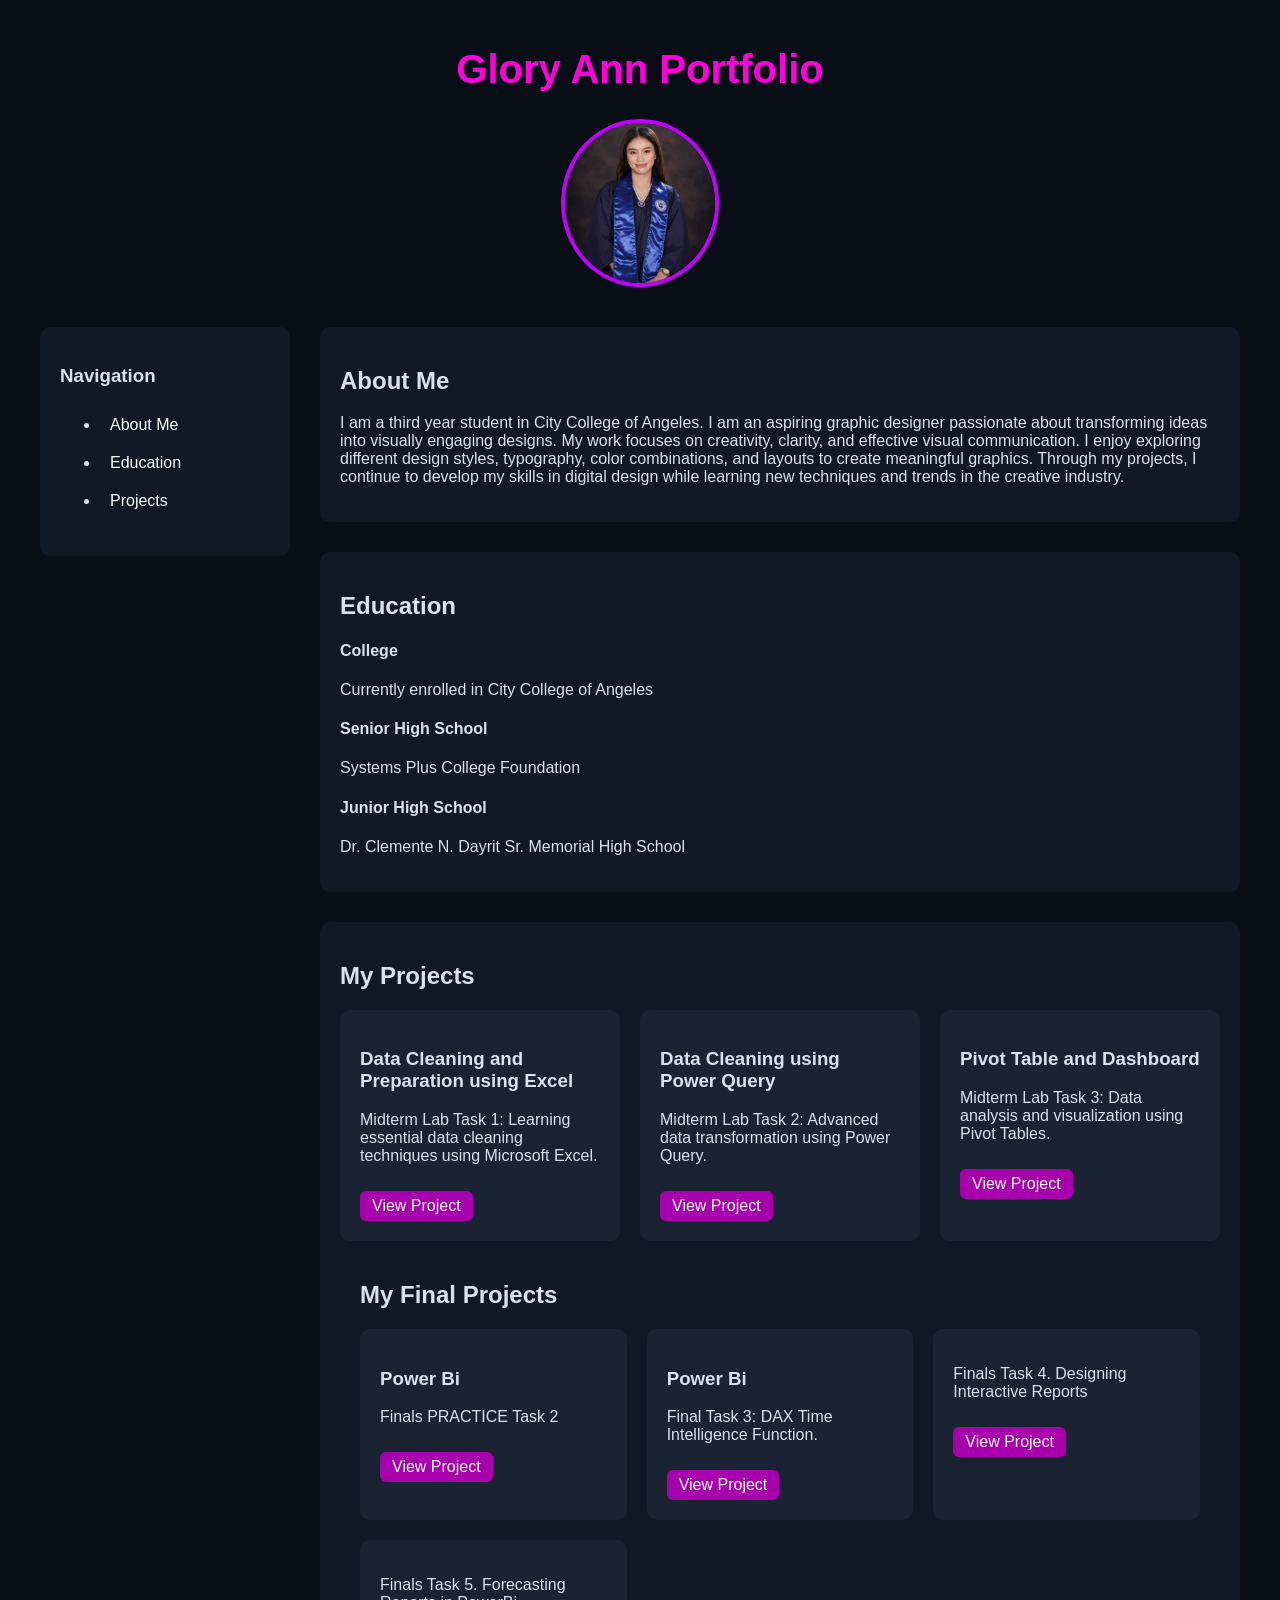
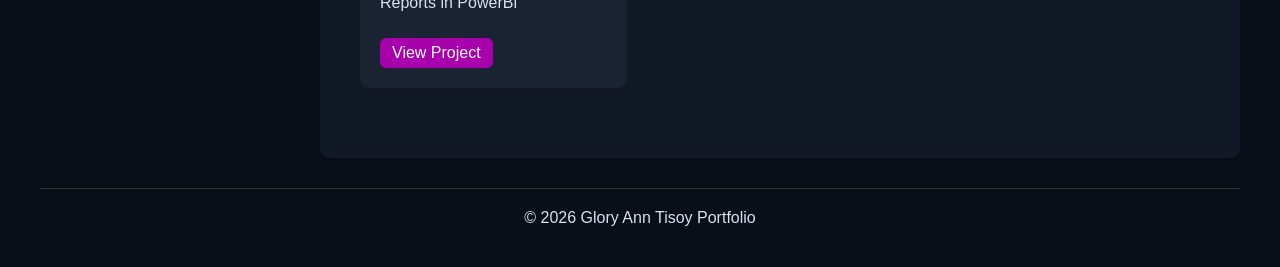
<file: index.html>
<!DOCTYPE html>
<html lang="en">

<head>
<meta charset="UTF-8">
<meta name="viewport" content="width=device-width, initial-scale=1.0">
<title>Gatisoy Portfolio | Data analysis </title>

<link rel="stylesheet" href="css.css">


</head>

<body>


<div class="container">

<header>

<h1 class="header-title">Glory Ann Portfolio</h1>

<img src="tisoy.jpg" alt="Profile Picture" class="profile-img">

<div id="imgModal" class="modal">
<span class="close">&times;</span>
<img class="modal-content" id="zoomedImg">
</div>


</header>

<div class="main-content">

<aside class="sidebar">

<div class="nav-card">

<h3>Navigation</h3>

<ul class="nav-list">

<li>
<a href="#about" class="nav-link active">About Me</a>
</li>

<li>
<a href="#education" class="nav-link">Education</a>
</li>

<li>
<a href="#projects" class="nav-link">Projects</a>
</li>

</ul>

</div>

</aside>

<main>

<section id="about" class="card">

<h2>About Me</h2>

<p>
I am a third year student in City College of Angeles. 
I am an aspiring graphic designer passionate about transforming ideas into visually engaging designs. 
My work focuses on creativity, clarity, and effective visual communication. 
I enjoy exploring different design styles, typography, color combinations, and layouts to create meaningful graphics. 
Through my projects, I continue to develop my skills in digital design while learning new techniques and trends in the creative industry.
</p>

</section>


<section id="education" class="card">

<h2>Education</h2>

<div class="education-item">
<h4>College</h4>
<p>Currently enrolled in City College of Angeles</p>
</div>

<div class="education-item">
<h4>Senior High School</h4>
<p>Systems Plus College Foundation </p>
</div>

<div class="education-item">
<h4>Junior High School</h4>
<p>Dr. Clemente N. Dayrit Sr. Memorial High School</p>
</div>

</section>


<section id="projects" class="card">

<h2>My Projects</h2>

<div class="project-grid">

<div class="project-card">

<h3>Data Cleaning and Preparation using Excel</h3>

<p>
Midterm Lab Task 1: Learning essential data cleaning techniques using Microsoft Excel.
</p>

<a href="task1.html" target="_blank">
View Project
</a>

</div>


<div class="project-card">

<h3>Data Cleaning using Power Query</h3>

<p>
Midterm Lab Task 2: Advanced data transformation using Power Query.
</p>

<a href="task2.html" target="_blank">
View Project
</a>

</div>


<div class="project-card">

<h3>Pivot Table and Dashboard</h3>

<p>
Midterm Lab Task 3: Data analysis and visualization using Pivot Tables.
</p>

<a href="task3.html" target="_blank">
View Project
</a>







</div>

</div>




<section id="projects" class="card">

<h2>My Final Projects</h2>

<div class="project-grid">



    <div class="project-card">

<h3>Power Bi</h3>

<p>
Finals PRACTICE Task 2

</p>

<a href="final task 1.html" target="_blank">
View Project
</a>

</div>


<div class="project-card">

<h3>Power Bi</h3>

<p>
Final Task 3: DAX Time Intelligence Function.
</p>

<a href="final task 3.html" target="_blank">
View Project
</a>

</div>


<div class="project-card">


<p>
Finals Task 4. Designing Interactive Reports
</p>

<a href="final task 4.html" target="_blank">
View Project
</a>
</div>

<div class="project-card">


<p>
Finals Task 5. Forecasting Reports in PowerBi
</p>

<a href="final task 5.html" target="_blank">
View Project
</a>

</div>


</section>

</main>


</div>

<footer class="footer">
© 2026 Glory Ann Tisoy Portfolio 
</footer>

</div>

<script src="java.js"></script>

</body>
</html>
</file>
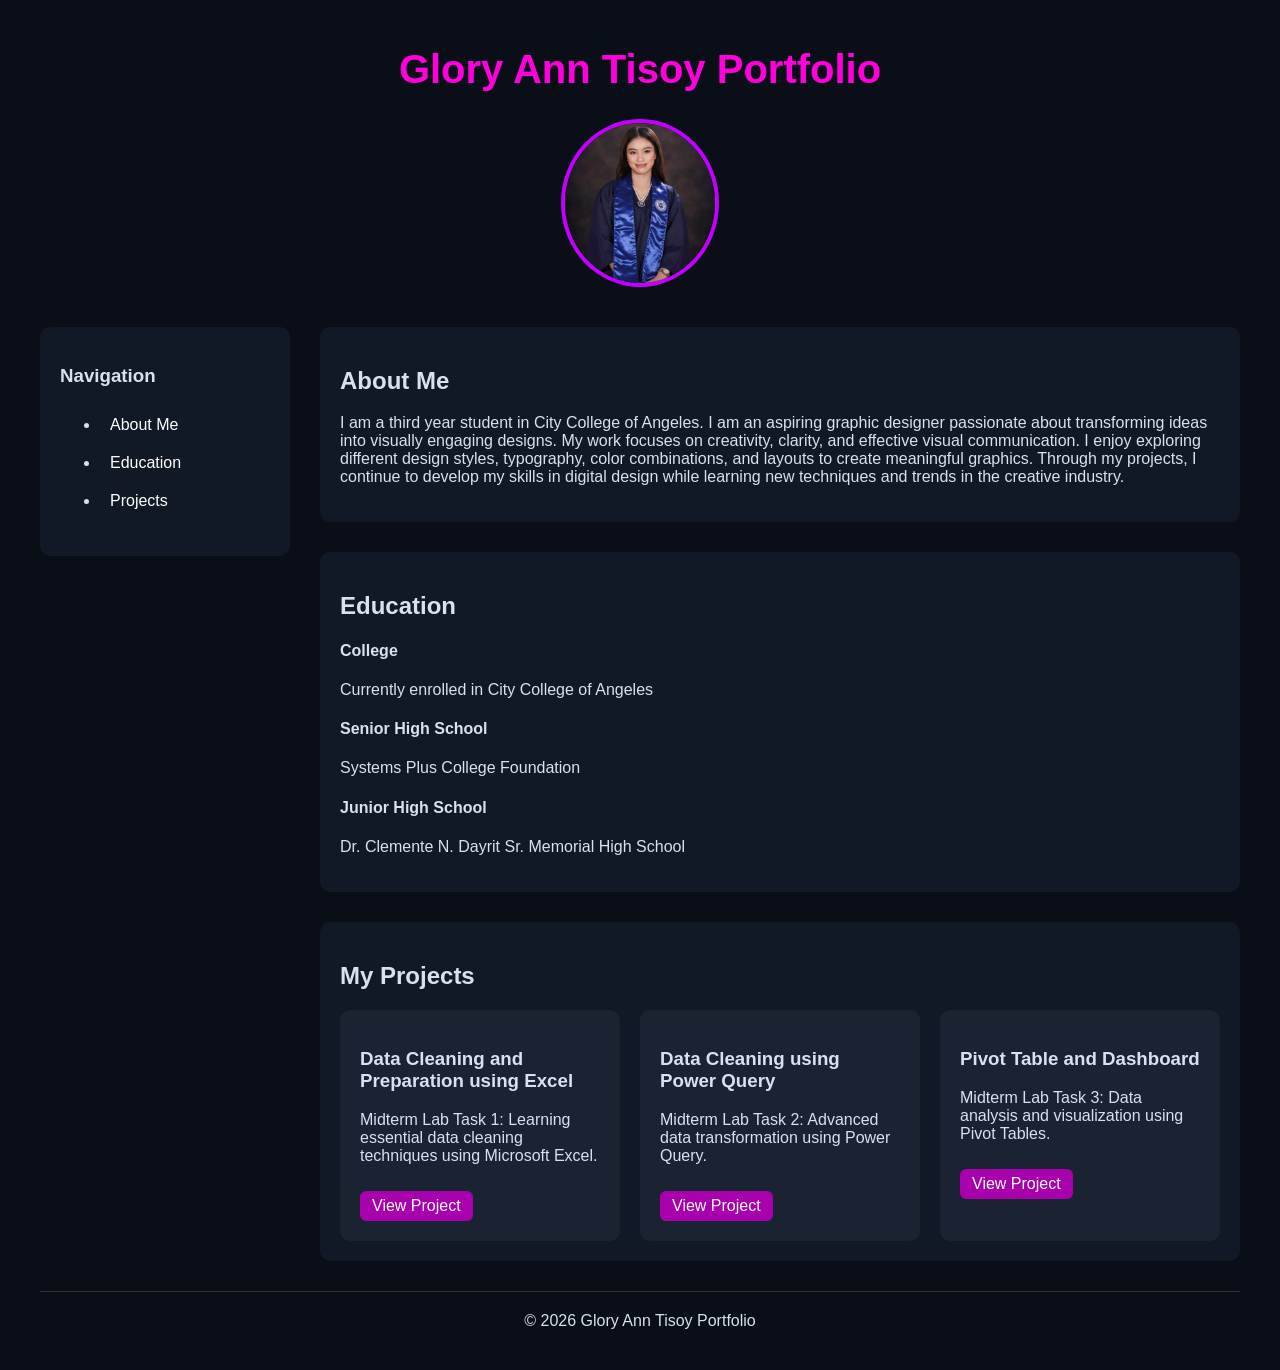
<file: main.html>
<!DOCTYPE html>
<html lang="en">

<head>
<meta charset="UTF-8">
<meta name="viewport" content="width=device-width, initial-scale=1.0">
<title>Glory Ann Tisoy Portfolio | Data analysis </title>

<link rel="stylesheet" href="css.css">


</head>

<body>


<div class="container">

<header>

<h1 class="header-title">Glory Ann Tisoy Portfolio</h1>

<img src="tisoy.jpg" alt="Profile Picture" class="profile-img">

<div id="imgModal" class="modal">
<span class="close">&times;</span>
<img class="modal-content" id="zoomedImg">
</div>


</header>

<div class="main-content">

<aside class="sidebar">

<div class="nav-card">

<h3>Navigation</h3>

<ul class="nav-list">

<li>
<a href="#about" class="nav-link active">About Me</a>
</li>

<li>
<a href="#education" class="nav-link">Education</a>
</li>

<li>
<a href="#projects" class="nav-link">Projects</a>
</li>

</ul>

</div>

</aside>

<main>

<section id="about" class="card">

<h2>About Me</h2>

<p>
I am a third year student in City College of Angeles. 
I am an aspiring graphic designer passionate about transforming ideas into visually engaging designs. 
My work focuses on creativity, clarity, and effective visual communication. 
I enjoy exploring different design styles, typography, color combinations, and layouts to create meaningful graphics. 
Through my projects, I continue to develop my skills in digital design while learning new techniques and trends in the creative industry.
</p>

</section>


<section id="education" class="card">

<h2>Education</h2>

<div class="education-item">
<h4>College</h4>
<p>Currently enrolled in City College of Angeles</p>
</div>

<div class="education-item">
<h4>Senior High School</h4>
<p>Systems Plus College Foundation </p>
</div>

<div class="education-item">
<h4>Junior High School</h4>
<p>Dr. Clemente N. Dayrit Sr. Memorial High School</p>
</div>

</section>


<section id="projects" class="card">

<h2>My Projects</h2>

<div class="project-grid">

<div class="project-card">

<h3>Data Cleaning and Preparation using Excel</h3>

<p>
Midterm Lab Task 1: Learning essential data cleaning techniques using Microsoft Excel.
</p>

<a href="task1.html" target="_blank">
View Project
</a>

</div>


<div class="project-card">

<h3>Data Cleaning using Power Query</h3>

<p>
Midterm Lab Task 2: Advanced data transformation using Power Query.
</p>

<a href="task2.html" target="_blank">
View Project
</a>

</div>


<div class="project-card">

<h3>Pivot Table and Dashboard</h3>

<p>
Midterm Lab Task 3: Data analysis and visualization using Pivot Tables.
</p>

<a href="task3.html" target="_blank">
View Project
</a>

</div>

</div>

</section>

</main>

</div>

<footer class="footer">
© 2026 Glory Ann Tisoy Portfolio 
</footer>

</div>

<script src="java.js"></script>

</body>
</html>
</file>
<file: css.css>
body{
font-family:Arial;
background:#0a0e17;
color:#d8e1ef;
margin:0;
}

.container{
max-width:1200px;
margin:auto;
padding:20px;
}

header{
text-align:center;
margin-bottom:40px;
}

.header-title{
font-size:40px;
color:#ff00dd;
}

.main-content{
display:grid;
grid-template-columns:250px 1fr;
gap:30px;
}

.sidebar{
position:sticky;
top:20px;
}

.nav-card{
background:#121926;
padding:20px;
border-radius:10px;
}

.nav-link{
display:block;
padding:10px;
text-decoration:none;
color:white;
}

.nav-link:hover{
background:#ff3bf5;
}

.card{
background:#121926;
padding:20px;
border-radius:10px;
margin-bottom:30px;
}

.project-grid{
display:grid;
grid-template-columns:repeat(auto-fit,minmax(250px,1fr));
gap:20px;
}

.project-card{
background:#192332;
padding:20px;
border-radius:10px;
}

.project-card a{
display:inline-block;
margin-top:10px;
color:white;
background:#a800ad;
padding:6px 12px;
text-decoration:none;
border-radius:6px;
}

.footer{
text-align:center;
padding:20px;
border-top:1px solid #333;
}


header{
text-align:center;
margin-bottom:40px;
}

.profile-img{
width:160px;
height:160px;
border-radius:50%;
display:block;
margin:20px auto;
object-fit:cover;
border:4px solid #c300ff;
}

.profile-img{
width:160px;
height:160px;
border-radius:50%;
display:block;
margin:20px auto;
object-fit:cover;
cursor:pointer;
border:4px solid #c300ff;
transition:0.3s;
}

.profile-img:hover{
transform:scale(1.05);
}

.modal {
    display: none;
    position: fixed;
    z-index: 1000;
    padding-top: 60px;
    left: 0;
    top: 0;
    width: 100%;
    height: 100%;
    background-color: rgba(0,0,0,0.8);
}

.modal-content {
    margin: auto;
    display: block;
    max-width: 80%;
    max-height: 80%;
}

.close {
    position: absolute;
    top: 20px;
    right: 35px;
    color: white;
    font-size: 40px;
    cursor: pointer;
}

.profile-img {
    width: 150px;
    border-radius: 50%;
    cursor: pointer;
}
</file>
